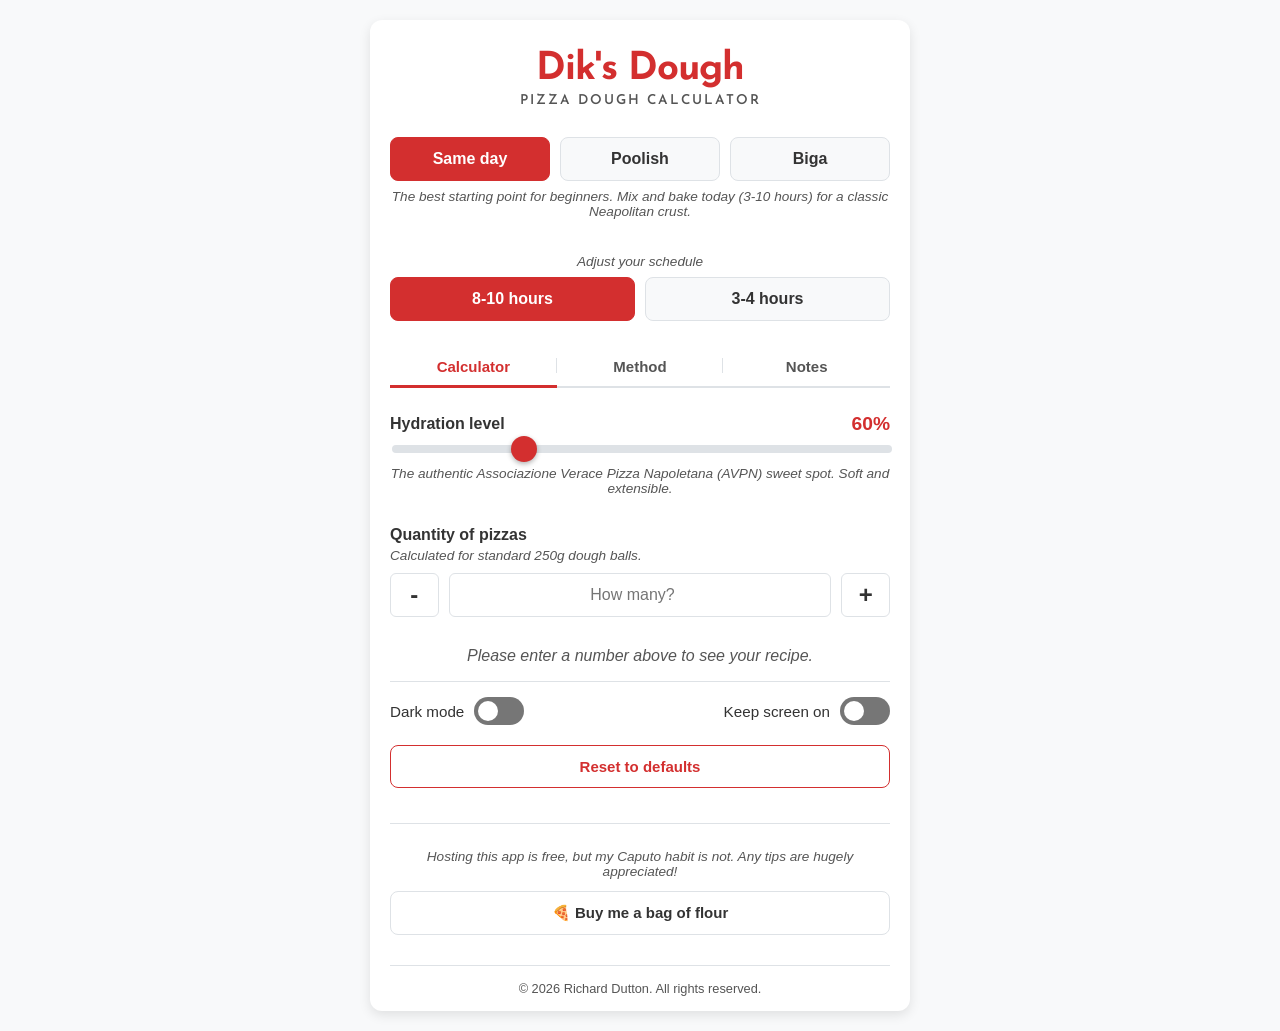
<file: index.html>
<!DOCTYPE html>
<html lang="en">
<head>
<meta charset="UTF-8">
<meta name="viewport" content="width=device-width, initial-scale=1.0, maximum-scale=1.0, user-scalable=no">
<meta name="theme-color" content="#d32f2f">
<meta name="apple-mobile-web-app-capable" content="yes">
<meta name="mobile-web-app-capable" content="yes">
<meta name="apple-mobile-web-app-status-bar-style" content="black-translucent">
<title>Dik's Dough | Pizza dough calculator</title>

<link rel="icon" href="data:image/svg+xml,<svg xmlns=%22http://www.w3.org/2000/svg%22 viewBox=%220 0 100 100%22><text y=%22.9em%22 font-size=%2290%22>🍕</text></svg>">
<link rel="apple-touch-icon" href="data:image/svg+xml,<svg xmlns=%22http://www.w3.org/2000/svg%22 viewBox=%220 0 100 100%22><text y=%22.9em%22 font-size=%2290%22>🍕</text></svg>">
<link rel="manifest" href="manifest.json">
  
<link rel="preconnect" href="https://fonts.googleapis.com">
<link rel="preconnect" href="https://fonts.gstatic.com" crossorigin>
<link href="https://fonts.googleapis.com/css2?family=Josefin+Sans:wght@600;800&display=swap" rel="stylesheet">

<meta property="og:title" content="Dik's Dough | Pizza dough calculator">
<meta property="og:description" content="Calculate the perfect Neapolitan pizza dough.">
<meta property="og:type" content="website">
<meta property="og:url" content="https://dikkiedutton.github.io/diks-dough/">
<meta property="og:image" content="https://dikkiedutton.github.io/diks-dough/pizza-share.png">

<link rel="stylesheet" href="style.css">
</head>
<body>

<div class="container">
  
  <!-- Brand Header -->
  <div class="brand-header">
    <h1>Dik's Dough</h1>
    <p class="subtitle">Pizza dough calculator</p>
  </div>
  
  <!-- Dough Selector (Reordered) -->
  <div class="dough-toggle" style="margin-bottom: 5px;">
    <button id="btnSameDay" class="dough-btn active" onclick="setDoughType('sameday')">Same day</button>
    <button id="btnPoolish" class="dough-btn" onclick="setDoughType('poolish')">Poolish</button>
    <button id="btnBiga" class="dough-btn" onclick="setDoughType('biga')">Biga</button>
  </div>
  
  <!-- Dynamic Helper Text -->
  <div id="doughHelp" class="help-text" style="margin-bottom: 25px;">
    The best starting point for beginners. Mix and bake today (3-10 hours) for a classic Neapolitan crust.
  </div>

  <!-- Proofing Time Sub-Toggle -->
  <div id="proofingTimeGroup" class="proofing-time-group">
    <div style="font-size: 0.85rem; color: var(--help-text); font-style: italic; margin-bottom: 8px;">Adjust your schedule</div>
    <div class="dough-toggle" style="margin-bottom: 0;">
      <button type="button" id="btnProofStandard" class="dough-btn active" onclick="setProofTime('standard')">8-10 hours</button>
      <button type="button" id="btnProofQuick" class="dough-btn" onclick="setProofTime('quick')">3-4 hours</button>
    </div>
  </div>

  <div class="tab-nav">
    <button class="tab-btn active" onclick="switchTab('calculator')">Calculator</button>
    <button class="tab-btn" onclick="switchTab('method')">Method</button>
    <button class="tab-btn" onclick="switchTab('notes')">Notes</button>
  </div>

  <div id="calculator" class="tab-pane active">
    <div class="form-group">
      <div class="hydration-header">
        <label for="hydrationSlider" style="margin-bottom: 0;">Hydration level</label>
        <span id="hydrationVal">60%</span>
      </div>
      <!-- Slider Max bumped to 75 for Biga -->
      <input type="range" id="hydrationSlider" min="55" max="75" value="60" step="1" oninput="updateHydration()">
      <div id="hydrationHelp" class="help-text"></div>
    </div>

    <div class="form-group">
      <label for="numPizzas" style="margin-bottom: 4px;">Quantity of pizzas</label>
      <div style="font-size: 0.85rem; color: var(--help-text); font-style: italic; margin-bottom: 10px;">Calculated for standard 250g dough balls.</div>
      <div class="quantity-wrapper">
        <button type="button" class="qty-btn" onclick="adjustQty(-1)">-</button>
        <input type="number" id="numPizzas" placeholder="How many?" min="1" oninput="calculate()">
        <button type="button" class="qty-btn" onclick="adjustQty(1)">+</button>
      </div>
    </div>

    <div id="results">
    </div>
  </div>

  <div id="method" class="tab-pane">
    
    <!-- Same Day Method Content -->
    <div id="sameDayMethodStandard">
      <div class="method-step">
        <h3>1. Mix water and yeast</h3>
        <p>Pour your cold or room-temperature water into a bowl and dissolve the instant dry yeast completely.</p>
      </div>
      <div class="method-step">
        <h3>2. Add flour and salt</h3>
        <p>In a separate bowl, mix your flour and salt together. Add to the water and yeast mix and combine.</p>
      </div>
      <div class="method-step">
        <h3>3. Knead</h3>
        <p>Gradually add the rest of the flour. Knead for 15-20 minutes until the dough is smooth, elastic, and no longer sticky.</p>
      </div>
      <div class="method-step">
        <h3>4. Bulk rest</h3>
        <p>Cover the dough with a damp cloth or plastic wrap and leave it at room temperature for 2 hours.</p>
      </div>
      <div class="method-step">
        <h3>5. Ball up & final proof</h3>
        <p>Divide the dough into 250g pieces and form tight balls. Place them in a proofing box at room temperature for 6 to 8 hours before stretching and baking.</p>
      </div>
    </div>

    <div id="sameDayMethodQuick" style="display: none;">
      <div class="method-step">
        <h3>1. Mix water and yeast (Quick)</h3>
        <p>Pour room-temperature water (slightly warmer than usual) into a bowl and dissolve the increased instant dry yeast completely.</p>
      </div>
      <div class="method-step">
        <h3>2. Add flour and salt</h3>
        <p>In a separate bowl, mix your flour and salt together. Add to the water and yeast mix and combine.</p>
      </div>
      <div class="method-step">
        <h3>3. Knead</h3>
        <p>Gradually add the rest of the flour. Knead vigorously for 15-20 minutes until the dough is smooth and strong.</p>
      </div>
      <div class="method-step">
        <h3>4. Short bulk rest</h3>
        <p>Cover the dough and leave it in a warm spot at room temperature for just 1 hour to get the yeast active.</p>
      </div>
      <div class="method-step">
        <h3>5. Ball up & final proof</h3>
        <p>Divide into 250g balls and place them in a proofing box. Let them rest in a warm spot for 2 to 3 hours until visibly puffy and relaxed.</p>
      </div>
    </div>

    <!-- Poolish Method Content -->
    <div id="poolishMethod" style="display: none;">
      <div class="method-step">
        <h3>1. Prepare the poolish</h3>
        <p>Mix the cold or room-temperature poolish water, flour, instant dry yeast, and honey in a container. Let it rest at room temperature for 1 hour, then move it to the fridge for 16 to 24 hours.</p>
      </div>
      <div class="method-step">
        <h3>2. Mix the main dough</h3>
        <p>Take the poolish out of the fridge. Add the main dough water, flour, and salt. Mix thoroughly until it forms a smooth, cohesive dough.</p>
      </div>
      <div class="method-step">
        <h3>3. Bulk rest</h3>
        <p>Cover the dough and let it rest at room temperature for about 1 hour to relax the gluten.</p>
      </div>
      <div class="method-step">
        <h3>4. Ball up</h3>
        <p>Divide the dough and shape into tight 250g balls. Place them in a proofing box or cover them tightly to prevent drying out.</p>
      </div>
      <div class="method-step">
        <h3>5. Final proof</h3>
        <p>Let the dough balls rest at room temperature for 2 to 3 hours. You will know they are ready when they are visibly puffy, extremely soft to the touch, and don't snap back when you gently poke them.</p>
      </div>
    </div>

    <!-- Biga Method Content -->
    <div id="bigaMethod" style="display: none;">
      <div class="method-step">
        <h3>1. Prepare the biga</h3>
        <p>Mix the biga flour, water, and yeast in a bowl. <strong>Do not knead it.</strong> Simply squeeze the mixture with your hands until there is no dry flour left. It should look like a rough, torn, shaggy mess. Cover and leave at room temperature for 1 hour, then move to the fridge for 16 to 24 hours.</p>
      </div>
      <div class="method-step">
        <h3>2. Mix the main dough</h3>
        <p>Take the biga out of the fridge and tear it into small pieces. Add your main dough water and gently squeeze the biga pieces in the water to soften them. Add the main flour and salt, then knead for 15-20 minutes until the dough is entirely smooth.</p>
      </div>
      <div class="method-step">
        <h3>3. Bulk rest</h3>
        <p>Cover the dough and let it rest at room temperature for 1 hour to relax the gluten network.</p>
      </div>
      <div class="method-step">
        <h3>4. Ball up</h3>
        <p>Divide the dough and shape into tight 250g balls. Place them in a proofing box or cover them tightly.</p>
      </div>
      <div class="method-step">
        <h3>5. Final proof</h3>
        <p>Let the dough balls rest at room temperature for 2 to 4 hours until they are visibly puffy, relaxed, and ready to stretch.</p>
      </div>
    </div>

  </div>
  
  <!-- Notes Tab -->
  <div id="notes" class="tab-pane">
    <div class="form-group">
      <label for="userNotes" style="margin-bottom: 4px;">Baking diary</label>
      <div style="font-size: 0.85rem; color: var(--help-text); font-style: italic; margin-bottom: 10px;">Jot down your tweaks, room temps, or oven timings. (Auto-saves separately for each dough)</div>
      <textarea id="userNotes" placeholder="e.g., Let the poolish go 20 hours today. Kitchen was 21°C..." oninput="saveNotes()"></textarea>
    </div>
  </div>

  <!-- Universal Settings toggles -->
  <div class="settings-group">
    <div class="toggle-container">
      <label for="darkModeToggle">Dark mode</label>
      <label class="switch">
        <input type="checkbox" id="darkModeToggle" onchange="toggleDarkMode()">
        <span class="slider"></span>
      </label>
    </div>

    <div class="toggle-container">
      <label for="wakeLockToggle">Keep screen on</label>
      <label class="switch">
        <input type="checkbox" id="wakeLockToggle" onchange="toggleWakeLock()">
        <span class="slider"></span>
      </label>
    </div>
  </div>
  
  <!-- Reset Button -->
  <button class="reset-btn" onclick="resetSettings()">Reset to defaults</button>
  
  <!-- Divider -->
  <hr style="border: 0; height: 1px; background-color: var(--border); margin: 35px 0 25px 0;">
  
  <!-- Tip Jar Section -->
  <div style="margin-bottom: 15px; text-align: center;">
    <div style="font-size: 0.85rem; color: var(--help-text); font-style: italic; margin-bottom: 12px;">
      Hosting this app is free, but my Caputo habit is not. Any tips are hugely appreciated!
    </div>
    <a href="https://ko-fi.com/dikkiedutton" target="_blank" class="tip-btn" style="margin-top: 0;">🍕 Buy me a bag of flour</a>
  </div>

  <!-- Copyright Footer -->
  <div class="footer">
    &copy; <span id="currentYear"></span> Richard Dutton. All rights reserved.
  </div>

</div> <!-- End of container -->

<script src="script.js"></script>
<script>
  if ('serviceWorker' in navigator) {
    window.addEventListener('load', () => {
      navigator.serviceWorker.register('./sw.js')
        .then((registration) => {
          console.log('ServiceWorker registration successful');
        })
        .catch((err) => {
          console.log('ServiceWorker registration failed: ', err);
        });
    });
  }
</script>
</body>
</html>
</file>
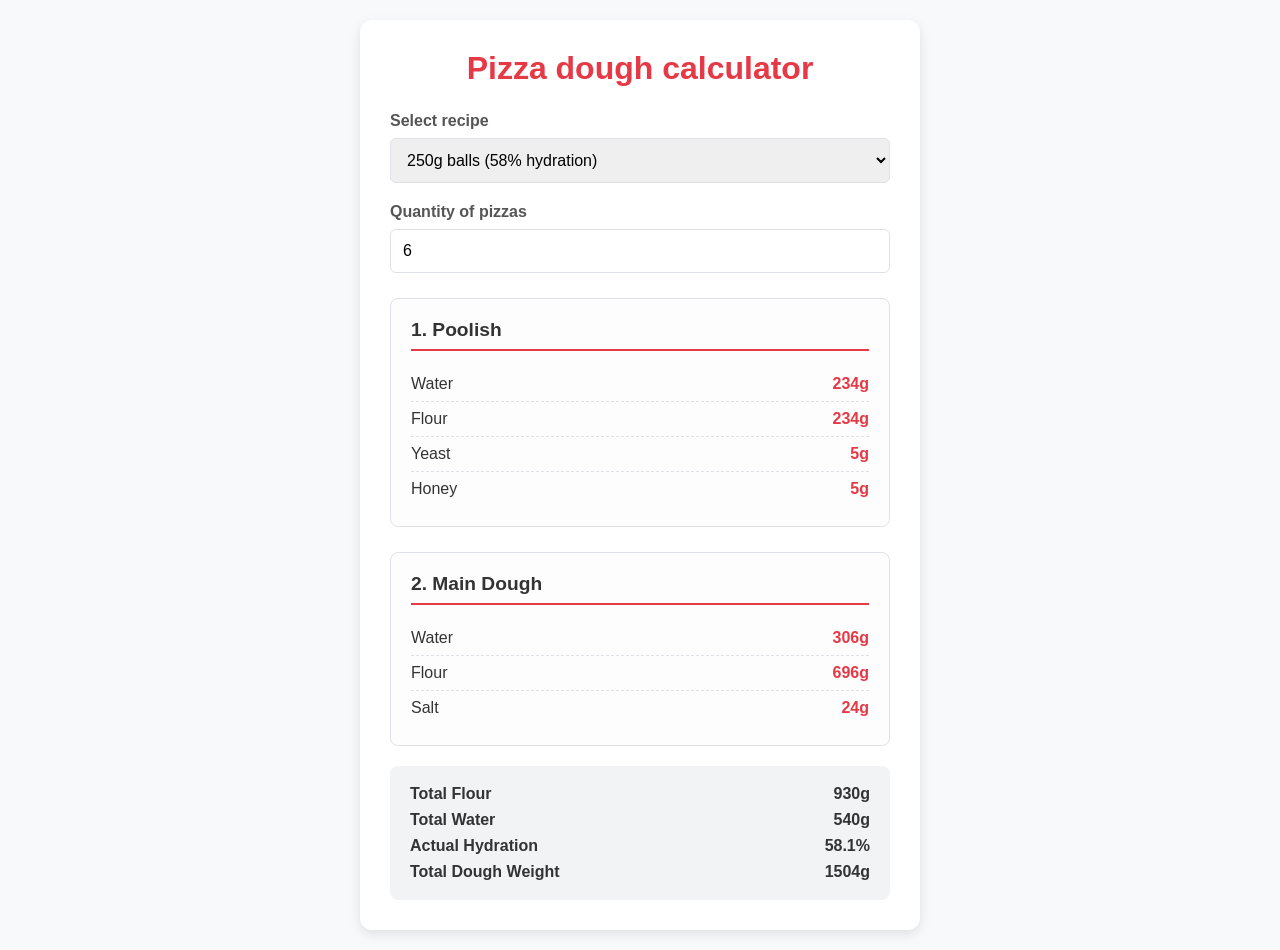
<file: pizza.html>
<!DOCTYPE html>
<html lang="en">
<head>
<meta charset="UTF-8">
<meta name="viewport" content="width=device-width, initial-scale=1.0">
<title>Pizza dough calculator</title>
<style>
  :root {
    --primary: #e63946;
    --background: #f8f9fa;
    --card-bg: #ffffff;
    --text: #333333;
    --border: #dee2e6;
  }
  body {
    font-family: 'Segoe UI', Roboto, Helvetica, Arial, sans-serif;
    background-color: var(--background);
    color: var(--text);
    margin: 0;
    padding: 20px;
    display: flex;
    justify-content: center;
  }
  .container {
    background: var(--card-bg);
    border-radius: 12px;
    box-shadow: 0 4px 12px rgba(0,0,0,0.1);
    max-width: 500px;
    width: 100%;
    padding: 30px;
  }
  h1 {
    text-align: center;
    color: var(--primary);
    margin-top: 0;
    margin-bottom: 25px;
  }
  .form-group {
    margin-bottom: 20px;
  }
  label {
    display: block;
    font-weight: 600;
    margin-bottom: 8px;
    color: #555;
  }
  select, input {
    width: 100%;
    padding: 12px;
    border: 1px solid var(--border);
    border-radius: 6px;
    font-size: 16px;
    box-sizing: border-box;
    transition: border-color 0.2s;
  }
  select:focus, input:focus {
    outline: none;
    border-color: var(--primary);
  }
  .recipe-section {
    margin-top: 25px;
    background: #fdfdfd;
    border: 1px solid var(--border);
    border-radius: 8px;
    padding: 20px;
  }
  .recipe-section h2 {
    margin-top: 0;
    font-size: 1.2rem;
    border-bottom: 2px solid var(--primary);
    padding-bottom: 8px;
    color: var(--text);
  }
  ul {
    list-style-type: none;
    padding: 0;
    margin: 0;
  }
  li {
    display: flex;
    justify-content: space-between;
    padding: 8px 0;
    border-bottom: 1px dashed var(--border);
  }
  li:last-child {
    border-bottom: none;
  }
  .totals {
    background: #f1f3f5;
    padding: 15px 20px;
    border-radius: 8px;
    margin-top: 20px;
  }
  .totals li {
    font-weight: bold;
    border-bottom: none;
    padding: 4px 0;
  }
  .weight {
    color: var(--primary);
    font-weight: bold;
  }
</style>
</head>
<body>

<div class="container">
  <h1>Pizza dough calculator</h1>
  
  <div class="form-group">
    <label for="recipeType">Select recipe</label>
    <select id="recipeType" onchange="calculate()">
      <option value="58">250g balls (58% hydration)</option>
      <option value="67">250g balls (67% hydration)</option>
    </select>
  </div>

  <div class="form-group">
    <label for="numPizzas">Quantity of pizzas</label>
    <input type="number" id="numPizzas" value="6" min="1" oninput="calculate()">
  </div>

  <div id="results">
    <!-- JavaScript will populate this section -->
  </div>
</div>

<script>
  // Base per-pizza values extracted from the spreadsheet for 250g balls
  const recipes = {
    "58": {
      poolish: { water: 39, flour: 39 },
      dough: { water: 51, flour: 116, salt: 4 }
    },
    "67": {
      poolish: { water: 67, flour: 67 },
      dough: { water: 33, flour: 83, salt: 4 }
    }
  };

  function calculate() {
    const type = document.getElementById('recipeType').value;
    let num = parseInt(document.getElementById('numPizzas').value);
    
    if (isNaN(num) || num < 1) {
      num = 1; 
    }

    const rec = recipes[type];

    // Calculate Poolish
    const pWater = Math.round(rec.poolish.water * num);
    const pFlour = Math.round(rec.poolish.flour * num);
    
    // Yeast logic: 1-9 = 5g, 10-19 = 10g... (Special case: 2g for 1 pizza)
    let pYeast = 5;
    if (num === 1) {
      pYeast = 2;
    } else {
      pYeast = Math.floor((num - 1) / 9) * 5; 
      // Simplified to match standard tiers: 1-9 (5g), 10-19 (10g)
      if (num < 10) pYeast = 5;
      else if (num < 20) pYeast = 10;
      else pYeast = 15; // Extrapolating just in case
    }

    // Honey logic: 2g for 1 pizza, otherwise flat 5g batch standard
    let pHoney = (num === 1) ? 2 : 5;

    // Calculate Dough
    const dWater = Math.round(rec.dough.water * num);
    const dFlour = Math.round(rec.dough.flour * num);
    const dSalt = Math.round(rec.dough.salt * num);

    // Calculate Totals
    const totalFlour = pFlour + dFlour;
    const totalWater = pWater + dWater;
    const hydration = ((totalWater / totalFlour) * 100).toFixed(1);
    const totalWeight = pWater + pFlour + pYeast + pHoney + dWater + dFlour + dSalt;

    // Build the UI HTML
    let html = `
      <div class="recipe-section">
        <h2>1. Poolish</h2>
        <ul>
          <li><span>Water</span> <span class="weight">${pWater}g</span></li>
          <li><span>Flour</span> <span class="weight">${pFlour}g</span></li>
          <li><span>Yeast</span> <span class="weight">${pYeast}g</span></li>
          <li><span>Honey</span> <span class="weight">${pHoney}g</span></li>
        </ul>
      </div>

      <div class="recipe-section">
        <h2>2. Main Dough</h2>
        <ul>
          <li><span>Water</span> <span class="weight">${dWater}g</span></li>
          <li><span>Flour</span> <span class="weight">${dFlour}g</span></li>
          <li><span>Salt</span> <span class="weight">${dSalt}g</span></li>
        </ul>
      </div>

      <div class="totals">
        <ul>
          <li><span>Total Flour</span> <span>${totalFlour}g</span></li>
          <li><span>Total Water</span> <span>${totalWater}g</span></li>
          <li><span>Actual Hydration</span> <span>${hydration}%</span></li>
          <li><span>Total Dough Weight</span> <span>${totalWeight}g</span></li>
        </ul>
      </div>
    `;

    document.getElementById('results').innerHTML = html;
  }

  // Run calculation on load
  calculate();
</script>

</body>
</html>
</file>
<file: style.css>
:root {
  /* Unified Action Color & Headings (Light Mode - WCAG AA Compliant) */
  --primary: #d32f2f; 
  --primary-hover: rgba(211, 47, 47, 0.08);
  --background: #f8f9fa;
  --card-bg: #ffffff;
  --text: #333333;
  --border: #dee2e6;
  --help-text: #555555;
  --recipe-bg: #fdfdfd;
  --totals-bg: #f1f3f5;
  --switch-bg: #767676; /* Passes 3:1 UI contrast against white */
  --btn-active: #e2e6ea;
  --tab-inactive: #f8f9fa;
  --toggle-bg: #e9ecef;
  --focus-ring: rgba(211, 47, 47, 0.6);
}

/* Dark Theme Variables */
[data-theme="dark"] {
  --background: #121212;
  --card-bg: #1e1e1e;
  --text: #e0e0e0;
  --border: #333333;
  --help-text: #aaaaaa;
  --recipe-bg: #242424;
  --totals-bg: #2a2a2a;
  --switch-bg: #666666; /* Passes 3:1 UI contrast against dark gray */
  --btn-active: #333333;
  --tab-inactive: #2a2a2a;
  --toggle-bg: #121212;
  
  /* Unified Action Color & Headings (Dark Mode - WCAG AA Compliant) */
  --primary: #ff5252; 
  --primary-hover: rgba(255, 82, 82, 0.15);
  --focus-ring: rgba(255, 82, 82, 0.6);
}

body {
  font-family: 'Segoe UI', Roboto, Helvetica, Arial, sans-serif;
  background-color: var(--background);
  color: var(--text);
  margin: 0;
  padding: 20px;
  display: flex;
  justify-content: center;
  transition: background-color 0.3s, color 0.3s;
}
.container {
  background: var(--card-bg);
  border-radius: 12px;
  box-shadow: 0 4px 12px rgba(0,0,0,0.1);
  max-width: 500px;
  width: 100%;
  padding: 30px 20px 15px 20px;
  transition: background-color 0.3s;
}
/* Brand Header Styling */
.brand-header {
  text-align: center;
  margin-bottom: 30px;
}

.brand-header h1 {
  font-family: 'Josefin Sans', sans-serif;
  color: var(--primary);
  margin-top: 0;
  margin-bottom: 5px;
  font-size: 2.4rem;
  font-weight: 800;
  letter-spacing: -1px; /* Pulls the letters tighter for a modern logo feel */
}

.brand-header .subtitle {
  font-family: 'Josefin Sans', sans-serif;
  color: var(--help-text);
  font-size: 0.85rem;
  font-weight: 600;
  text-transform: uppercase;
  letter-spacing: 2px; /* Spreads the letters out for a premium, classy look */
  margin: 0;
}

/* --- Keyboard Accessibility (WCAG 2.4.7) --- */
button:focus-visible,
input[type="number"]:focus-visible,
.switch input:focus-visible + .slider {
  outline: 3px solid var(--focus-ring);
  outline-offset: 2px;
}
input[type="range"]:focus-visible {
  outline: none;
}
input[type="range"]:focus-visible::-webkit-slider-thumb {
  outline: 3px solid var(--focus-ring);
  outline-offset: 2px;
}
/* ------------------------------------------- */

/* Global Dough Toggle CSS (Now distinct buttons) */
.dough-toggle {
  display: flex;
  gap: 10px;
  margin-bottom: 25px;
}
.dough-btn {
  flex: 1;
  padding: 12px;
  background-color: var(--tab-inactive);
  border: 1px solid var(--border);
  color: var(--text);
  font-size: 16px;
  font-weight: bold;
  border-radius: 8px;
  cursor: pointer;
  transition: all 0.2s;
}
.dough-btn.active {
  background-color: var(--primary);
  color: white;
  border-color: var(--primary);
}

/* Proofing Time Slide Animation */
.proofing-time-group {
  max-height: 0;
  opacity: 0;
  overflow: hidden;
  margin-bottom: 0;
  text-align: center;
  transform: translateY(-10px);
  transition: max-height 0.35s ease-in-out, opacity 0.3s ease-out, transform 0.3s ease-out, margin 0.35s ease-in-out;
  pointer-events: none; /* Prevents ghost clicks when hidden */
}

.proofing-time-group.visible {
  max-height: 150px; /* Plenty of room to fit the buttons */
  opacity: 1;
  margin-bottom: 25px;
  transform: translateY(0);
  pointer-events: auto;
}

/* Tab Navigation CSS (Text-First Minimalist with Dividers) */
.tab-nav {
  display: flex;
  margin-bottom: 25px;
  border-bottom: 2px solid var(--border); /* A single grounding track */
}

.tab-btn {
  flex: 1;
  position: relative; /* Anchors the vertical line */
  padding: 12px 4px 10px 4px;
  background: transparent;
  border: none;
  border-bottom: 3px solid transparent; /* Invisible by default */
  color: var(--help-text); /* Faded inactive state */
  font-size: 15px;
  font-weight: 600;
  cursor: pointer;
  transition: color 0.2s ease, border-color 0.2s ease;
  margin-bottom: -2px; /* Pulls the border down to overlap the track perfectly */
}

.tab-btn:hover {
  color: var(--text);
}

.tab-btn.active {
  color: var(--primary);
  border-bottom: 3px solid var(--primary); /* The thick active indicator */
}

/* Small vertical line separator between buttons */
.tab-btn:not(:last-child)::after {
  content: "";
  position: absolute;
  right: 0;
  top: 30%;
  height: 40%;
  width: 1px;
  background-color: var(--border);
}

/* Hides inactive tabs and shows the active one */
.tab-pane {
  display: none;
}
.tab-pane.active {
  display: block;
}

/* Method Steps CSS */
.method-step {
  margin-bottom: 15px;
  padding: 15px 20px;
  background: var(--recipe-bg);
  border: 1px solid var(--border);
  border-radius: 8px;
  transition: background-color 0.3s, border-color 0.3s;
}
.method-step h3 {
  margin-top: 0;
  color: var(--primary);
  font-size: 1.1rem;
  margin-bottom: 8px;
}
.method-step p {
  margin: 0;
  font-size: 0.95rem;
  line-height: 1.5;
  color: var(--text);
}

.form-group {
  margin-bottom: 20px;
}
label {
  display: block;
  font-weight: 600;
  margin-bottom: 8px;
  color: var(--text);
}

/* Input styling */
input[type="number"] {
  width: 100%;
  padding: 12px;
  border: 1px solid var(--border);
  border-radius: 6px;
  font-size: 16px;
  box-sizing: border-box;
  background-color: var(--card-bg);
  color: var(--text);
  transition: border-color 0.2s, background-color 0.3s, color 0.3s;
}
input[type="number"]:focus {
  outline: none;
  border-color: var(--primary);
}

/* Range Slider Custom CSS */
input[type="range"] {
  -webkit-appearance: none;
  appearance: none;
  width: 100%;
  height: 8px;
  border-radius: 4px;
  background: var(--border);
  outline: none;
  padding: 0;
  border: none;
  margin-top: 10px;
  margin-bottom: 5px;
}
input[type="range"]::-webkit-slider-thumb {
  -webkit-appearance: none;
  appearance: none;
  width: 26px;
  height: 26px;
  border-radius: 50%;
  background: var(--primary);
  cursor: pointer;
  box-shadow: 0 2px 5px rgba(0,0,0,0.3);
}
.hydration-header {
  display: flex;
  justify-content: space-between;
  align-items: center;
}
#hydrationVal {
  color: var(--primary);
  font-size: 1.2rem;
  font-weight: bold;
}

/* Dynamic Helper Text */
.help-text {
  font-size: 0.85rem;
  color: var(--help-text);
  text-align: center;
  margin-top: 8px;
  font-style: italic;
  min-height: 40px;
}

/* Plus/Minus Button Styling */
.quantity-wrapper {
  display: flex;
  gap: 10px;
}
.qty-btn {
  background-color: var(--card-bg);
  color: var(--text);
  border: 1px solid var(--border);
  border-radius: 6px;
  width: 60px;
  font-size: 24px;
  font-weight: bold;
  cursor: pointer;
  display: flex;
  align-items: center;
  justify-content: center;
  user-select: none;
  transition: background-color 0.1s, color 0.3s;
}
.qty-btn:active {
  background-color: var(--btn-active);
}
.quantity-wrapper input {
  text-align: center;
}

.recipe-section {
  margin-top: 25px;
  background: var(--recipe-bg);
  border: 1px solid var(--border);
  border-radius: 8px;
  padding: 20px;
  transition: background-color 0.3s, border-color 0.3s;
}
.recipe-section h2 {
  margin-top: 0;
  font-size: 1.2rem;
  border-bottom: 2px solid var(--primary);
  padding-bottom: 8px;
  color: var(--primary);
}
ul {
  list-style-type: none;
  padding: 0;
  margin: 0;
}
li {
  display: flex;
  justify-content: space-between;
  padding: 8px 0;
  border-bottom: 1px dashed var(--border);
}
li:last-child {
  border-bottom: none;
}

/* Inherits theme text color instead of forced red primary */
.weight {
  color: inherit; 
  font-weight: bold;
}

.totals {
  background: var(--totals-bg);
  padding: 15px 20px;
  border-radius: 8px;
  margin-top: 20px;
  transition: background-color 0.3s;
}
.totals li {
  font-weight: bold;
  border-bottom: none;
  padding: 4px 0;
}
.empty-state {
  text-align: center;
  color: var(--help-text);
  margin-top: 30px;
  font-style: italic;
}

/* Copy Button Styling */
.copy-btn {
  width: 100%;
  padding: 15px;
  margin-top: 20px;
  background-color: var(--primary);
  color: white;
  border: none;
  border-radius: 8px;
  font-size: 16px;
  font-weight: bold;
  cursor: pointer;
  transition: opacity 0.2s;
}
.copy-btn:active {
  opacity: 0.8;
}

/* Settings and Toggle Switch CSS */
.settings-group {
  display: flex;
  justify-content: space-between;
  align-items: center;
  margin-top: 15px;
  padding-top: 15px;
  border-top: 1px solid var(--border);
}
.toggle-container {
  display: flex;
  align-items: center;
  gap: 10px;
}
.toggle-container label {
  margin-bottom: 0;
  cursor: pointer;
  font-weight: normal;
  font-size: 0.95rem;
}
.switch {
  position: relative;
  display: inline-block;
  width: 50px;
  height: 28px;
}
.switch input {
  opacity: 0;
  width: 0;
  height: 0;
}
.slider {
  position: absolute;
  cursor: pointer;
  top: 0; left: 0; right: 0; bottom: 0;
  background-color: var(--switch-bg);
  transition: .4s;
  border-radius: 34px;
}
.slider:before {
  position: absolute;
  content: "";
  height: 20px;
  width: 20px;
  left: 4px;
  bottom: 4px;
  background-color: white;
  transition: .4s;
  border-radius: 50%;
}
input:checked + .slider {
  background-color: var(--primary);
}
input:checked + .slider:before {
  transform: translateX(22px);
}
/* Reset Button Styling */
.reset-btn {
  width: 100%;
  padding: 12px;
  margin-top: 20px;
  background-color: transparent;
  color: var(--primary);
  border: 1px solid var(--primary);
  border-radius: 8px;
  font-size: 15px;
  font-weight: bold;
  cursor: pointer;
  transition: background-color 0.2s, color 0.2s;
}
.reset-btn:hover {
  background-color: var(--primary-hover);
}
.reset-btn:active {
  background-color: var(--primary);
  color: white;
}
/* Tip Jar Button Styling (Original Site Style) */
.tip-btn {
  display: block;
  width: 100%;
  padding: 12px;
  margin-top: 25px;
  background-color: transparent;
  color: var(--text);
  border: 1px solid var(--border);
  border-radius: 8px; /* Matches the site's original tight geometry */
  font-size: 15px;
  font-weight: bold;
  text-align: center;
  text-decoration: none;
  box-sizing: border-box;
  cursor: pointer;
  transition: all 0.2s ease-in-out;
}

.tip-btn:hover {
  border-color: var(--primary);
  color: var(--primary);
}

.tip-btn:active {
  background-color: var(--primary);
  color: white;
  border-color: var(--primary);
}
/* Flour Tip Box */
.flour-tip {
  background-color: var(--toggle-bg);
  border-left: 4px solid var(--primary);
  padding: 12px 15px;
  border-radius: 4px 8px 8px 4px;
  margin-bottom: 20px;
  margin-top: 25px;
  font-size: 0.9rem;
  line-height: 1.4;
  color: var(--text);
}
.flour-tip strong {
  color: var(--primary);
}
/* Copyright Footer */
.footer {
  text-align: center;
  font-size: 0.8rem;
  color: var(--help-text);
  margin-top: 30px;
  border-top: 1px solid var(--border);
  padding-top: 15px;
}
/* Notes Textarea */
textarea#userNotes {
  width: 100%;
  min-height: 250px; /* Taller now that it has its own tab */
  padding: 12px;
  border: 1px solid var(--border);
  border-radius: 8px;
  background-color: var(--card-bg);
  color: var(--text);
  font-family: inherit;
  font-size: 16px; /* Prevents auto-zoom on iPhones */
  resize: vertical;
  box-sizing: border-box;
}
textarea#userNotes:focus {
  outline: none;
  border-color: var(--primary);
}
</file>
